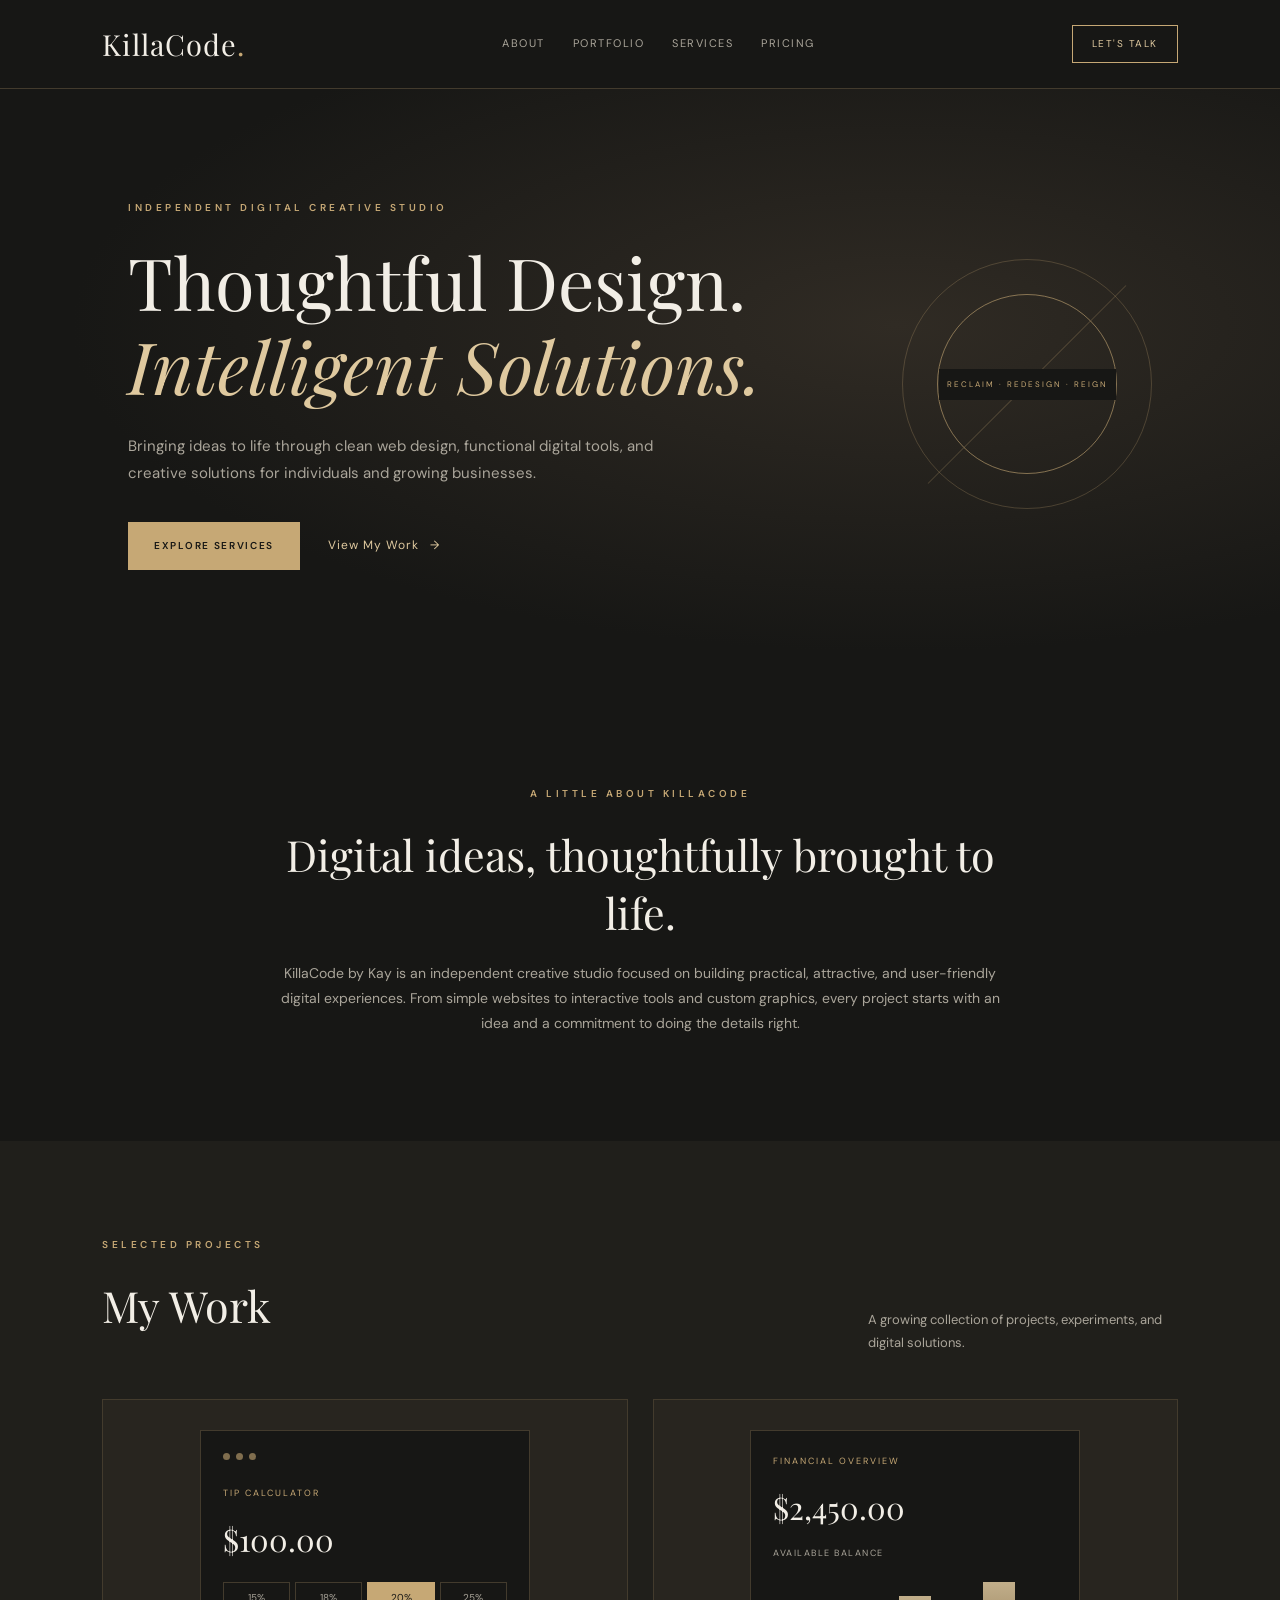
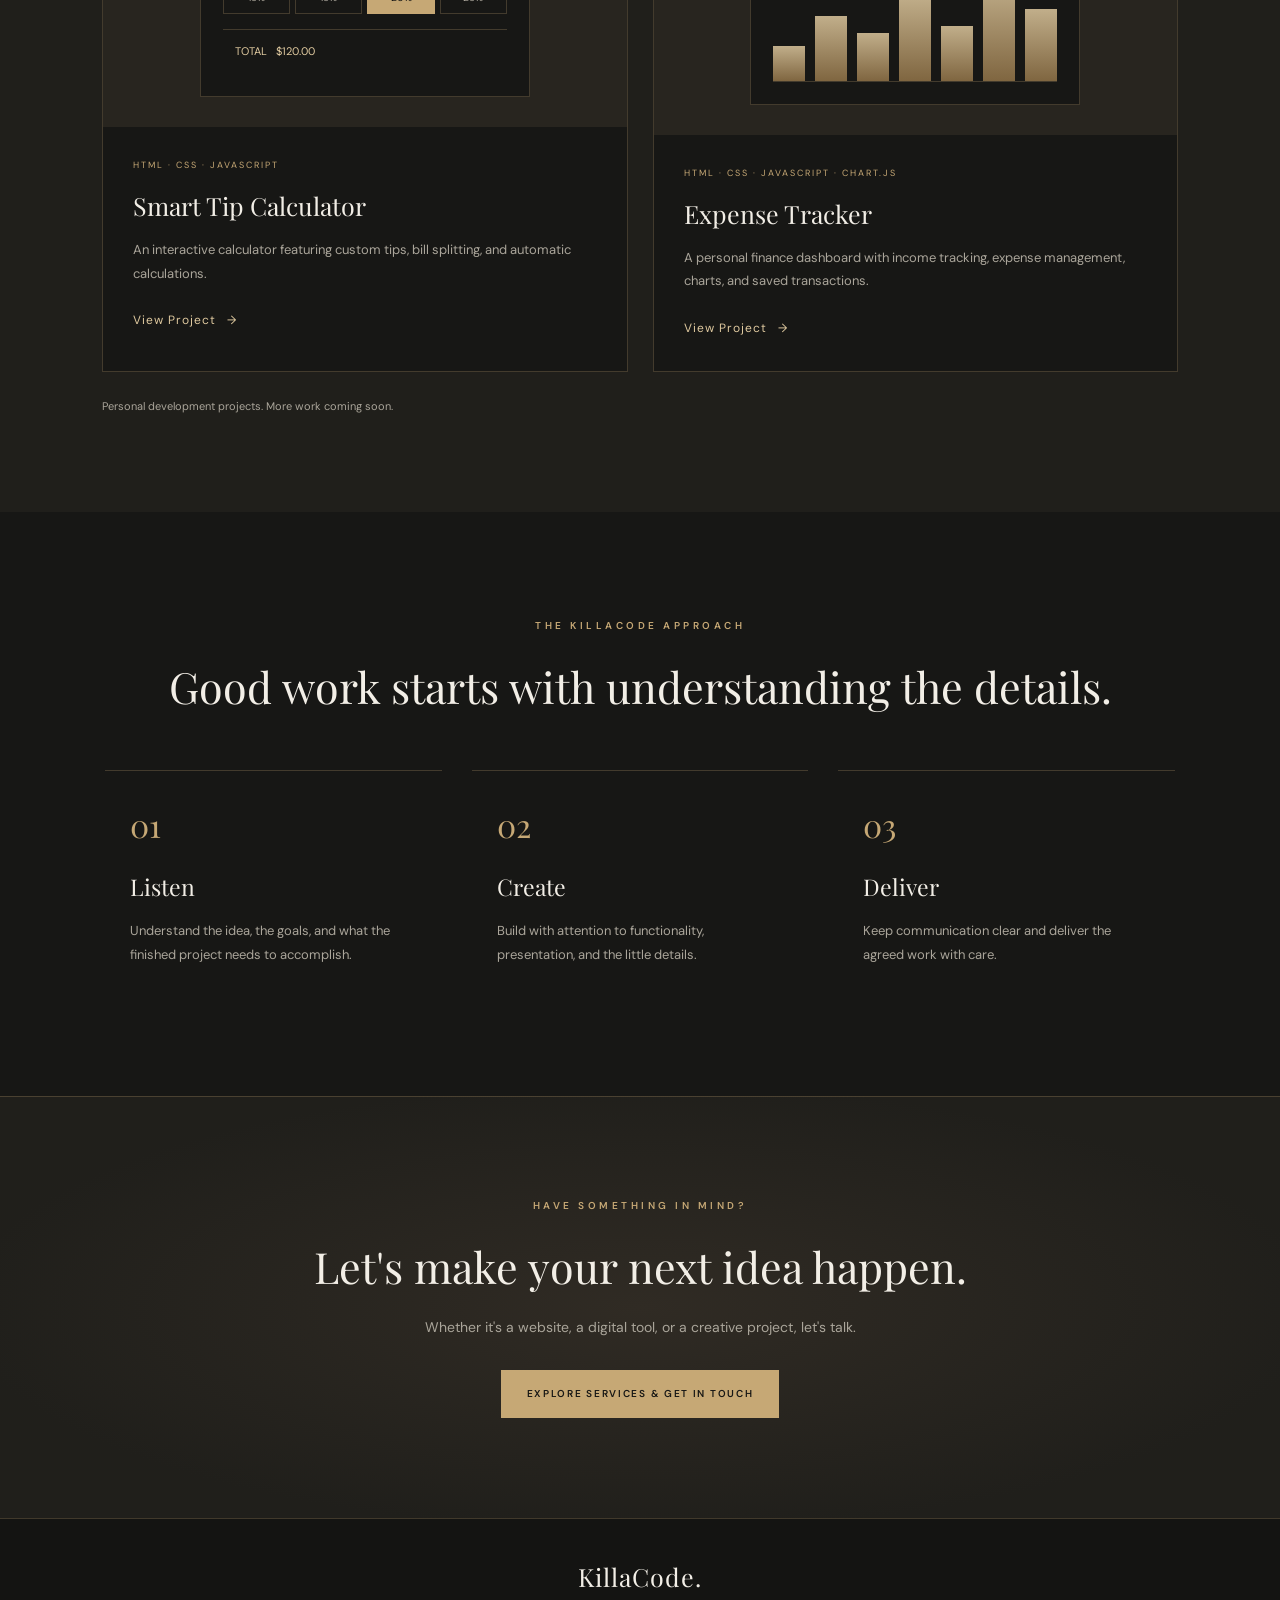
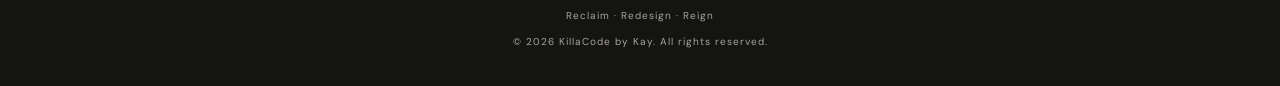
<file: index.html>
<!DOCTYPE html>
<html lang="en">
<head>
    <meta charset="UTF-8">
    <meta name="viewport" content="width=device-width, initial-scale=1.0">
    <meta name="description" content="KillaCode by Kay — thoughtful web development, functional digital tools, and creative design for small businesses.">
    <title>KillaCode by Kay | Creative Digital Studio</title>
    <link rel="stylesheet" href="home.css">
</head>

<body>

<header class="header">
    <a href="index.html" class="logo">KillaCode<span>.</span></a>

    <nav>
        <a href="#about">About</a>
        <a href="#work">Portfolio</a>
        <a href="services.html">Services</a>
        <a href="services.html#pricing">Pricing</a>
    </nav>

    <a href="services.html#contact" class="nav-button">Let's Talk</a>
</header>

<main>

    <section class="hero">
        <div class="hero-content">
            <p class="eyebrow">INDEPENDENT DIGITAL CREATIVE STUDIO</p>

            <h1>
                Thoughtful Design.<br>
                <span>Intelligent Solutions.</span>
            </h1>

            <p class="hero-description">
                Bringing ideas to life through clean web design,
                functional digital tools, and creative solutions
                for individuals and growing businesses.
            </p>

            <div class="hero-actions">
                <a href="services.html" class="button button-gold">
                    Explore Services
                </a>

                <a href="#work" class="text-link">
                    View My Work <span>→</span>
                </a>
            </div>
        </div>

        <div class="hero-decoration">
            <div class="decoration-circle"></div>
            <div class="decoration-line"></div>
            <p>RECLAIM · REDESIGN · REIGN</p>
        </div>
    </section>

    <section class="intro" id="about">
        <p class="eyebrow">A LITTLE ABOUT KILLACODE</p>

        <h2>Digital ideas, thoughtfully brought to life.</h2>

        <p>
            KillaCode by Kay is an independent creative studio
            focused on building practical, attractive, and
            user-friendly digital experiences.

            From simple websites to interactive tools and
            custom graphics, every project starts with an idea
            and a commitment to doing the details right.
        </p>
    </section>

    <section class="portfolio" id="work">
        <div class="section-heading">
            <div>
                <p class="eyebrow">SELECTED PROJECTS</p>
                <h2>My Work</h2>
            </div>

            <p class="heading-note">
                A growing collection of projects,
                experiments, and digital solutions.
            </p>
        </div>

        <div class="project-grid">

            <article class="project-card">
                <div class="project-preview calculator-preview">
                    <div class="preview-window">
                        <div class="preview-top">
                            <span></span><span></span><span></span>
                        </div>
                        <p class="preview-label">TIP CALCULATOR</p>
                        <div class="preview-number">$100.00</div>
                        <div class="preview-options">
                            <span>15%</span>
                            <span>18%</span>
                            <span class="selected">20%</span>
                            <span>25%</span>
                        </div>
                        <div class="preview-total">TOTAL &nbsp; $120.00</div>
                    </div>
                </div>

                <div class="project-info">
                    <p class="project-category">HTML · CSS · JAVASCRIPT</p>
                    <h3>Smart Tip Calculator</h3>
                    <p>
                        An interactive calculator featuring
                        custom tips, bill splitting, and
                        automatic calculations.
                    </p>
                    <a href="tip-calculator.html" class="project-link">
                        View Project <span>→</span>
                    </a>
                </div>
            </article>

            <article class="project-card">
                <div class="project-preview expense-preview">
                    <div class="expense-window">
                        <p class="preview-label">FINANCIAL OVERVIEW</p>
                        <p class="expense-balance">$2,450.00</p>
                        <p class="expense-caption">AVAILABLE BALANCE</p>

                        <div class="chart-bars">
                            <span style="height: 35%"></span>
                            <span style="height: 65%"></span>
                            <span style="height: 48%"></span>
                            <span style="height: 85%"></span>
                            <span style="height: 55%"></span>
                            <span style="height: 100%"></span>
                            <span style="height: 72%"></span>
                        </div>
                    </div>
                </div>

                <div class="project-info">
                    <p class="project-category">HTML · CSS · JAVASCRIPT · CHART.JS</p>
                    <h3>Expense Tracker</h3>
                    <p>
                        A personal finance dashboard with
                        income tracking, expense management,
                        charts, and saved transactions.
                    </p>
                    <a href="expenses.html" class="project-link">
                        View Project <span>→</span>
                    </a>
                </div>
            </article>

        </div>

        <p class="portfolio-note">
            Personal development projects. More work coming soon.
        </p>
    </section>

    <section class="approach">
        <p class="eyebrow">THE KILLACODE APPROACH</p>
        <h2>Good work starts with understanding the details.</h2>

        <div class="approach-grid">
            <div>
                <span class="approach-number">01</span>
                <h3>Listen</h3>
                <p>
                    Understand the idea, the goals,
                    and what the finished project needs to accomplish.
                </p>
            </div>

            <div>
                <span class="approach-number">02</span>
                <h3>Create</h3>
                <p>
                    Build with attention to functionality,
                    presentation, and the little details.
                </p>
            </div>

            <div>
                <span class="approach-number">03</span>
                <h3>Deliver</h3>
                <p>
                    Keep communication clear and deliver
                    the agreed work with care.
                </p>
            </div>
        </div>
    </section>

    <section class="closing">
        <p class="eyebrow">HAVE SOMETHING IN MIND?</p>
        <h2>Let's make your next idea happen.</h2>
        <p>
            Whether it's a website, a digital tool,
            or a creative project, let's talk.
        </p>
        <a href="services.html#contact" class="button button-gold">
            Explore Services & Get in Touch
        </a>
    </section>

</main>

<footer>
    <a href="index.html" class="footer-logo">KillaCode.</a>
    <p>Reclaim · Redesign · Reign</p>
    <p>© 2026 KillaCode by Kay. All rights reserved.</p>
</footer>

</body>
</html>
</file>
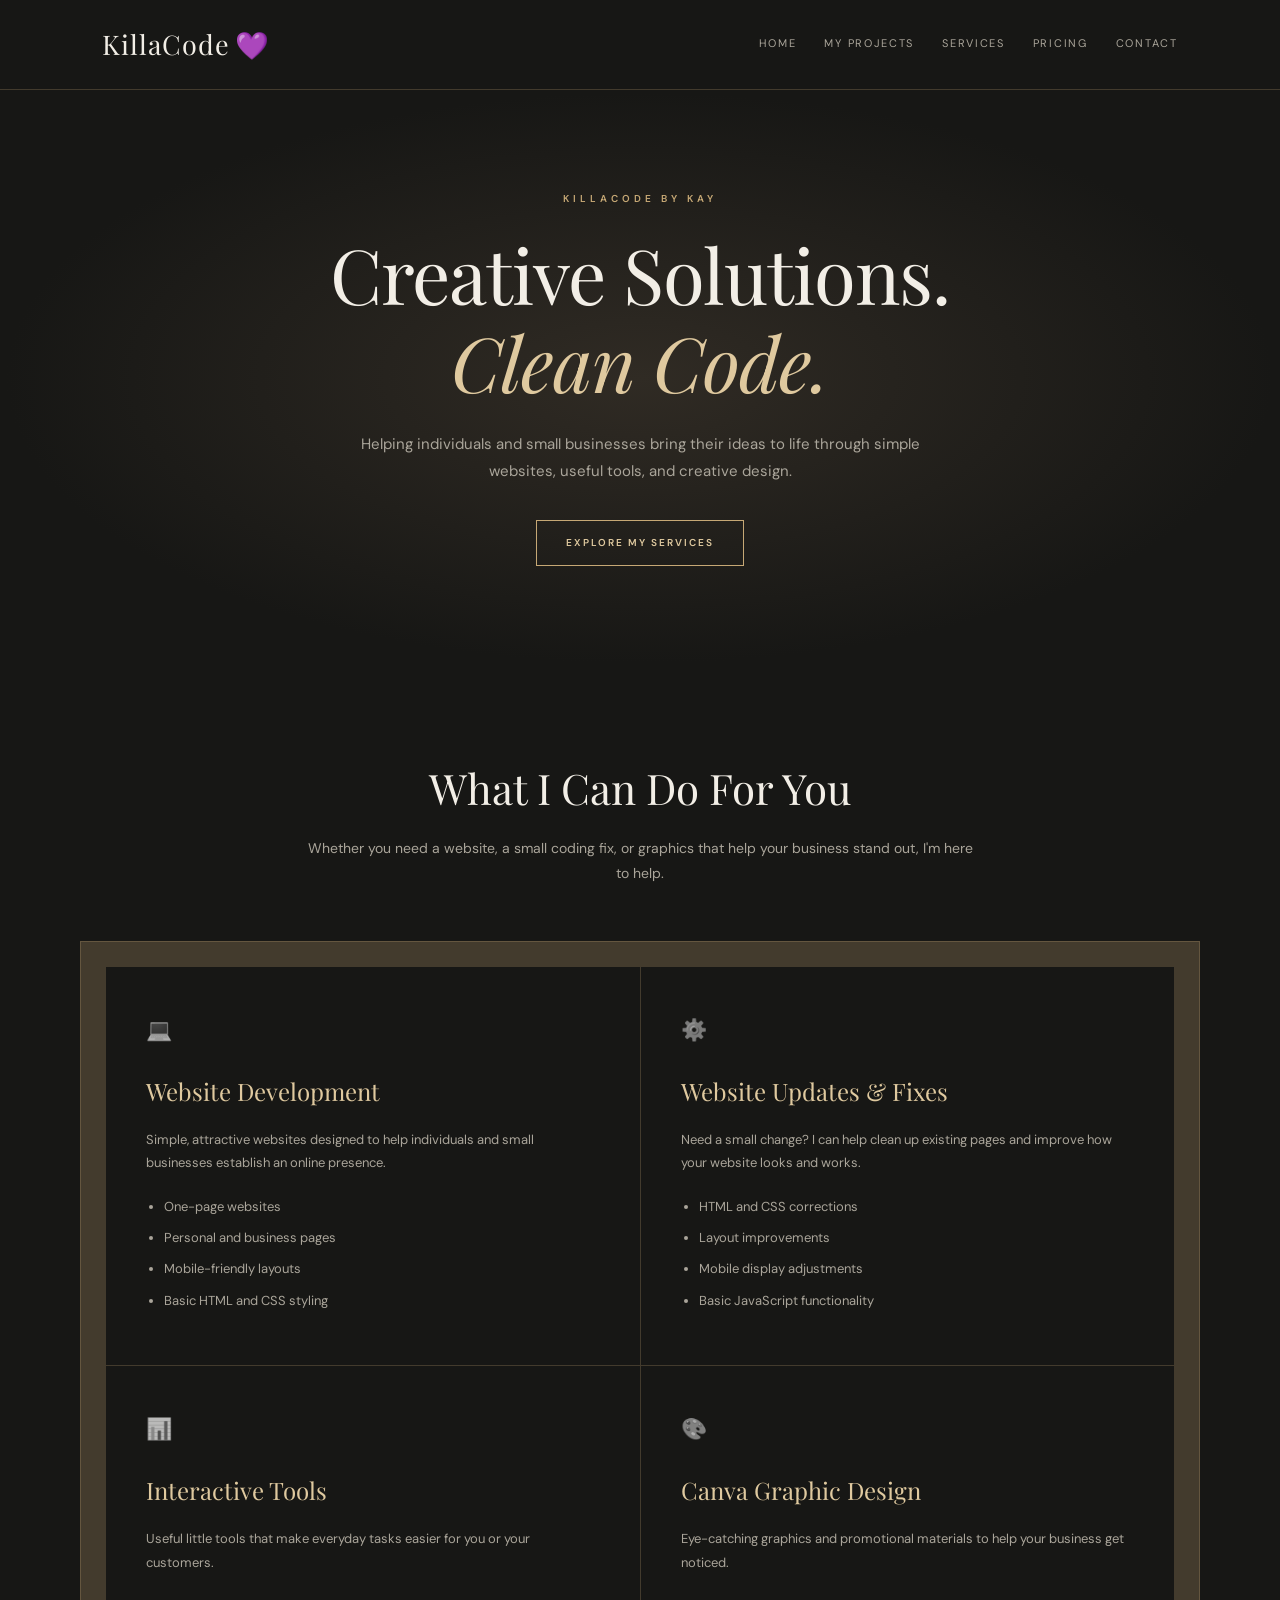
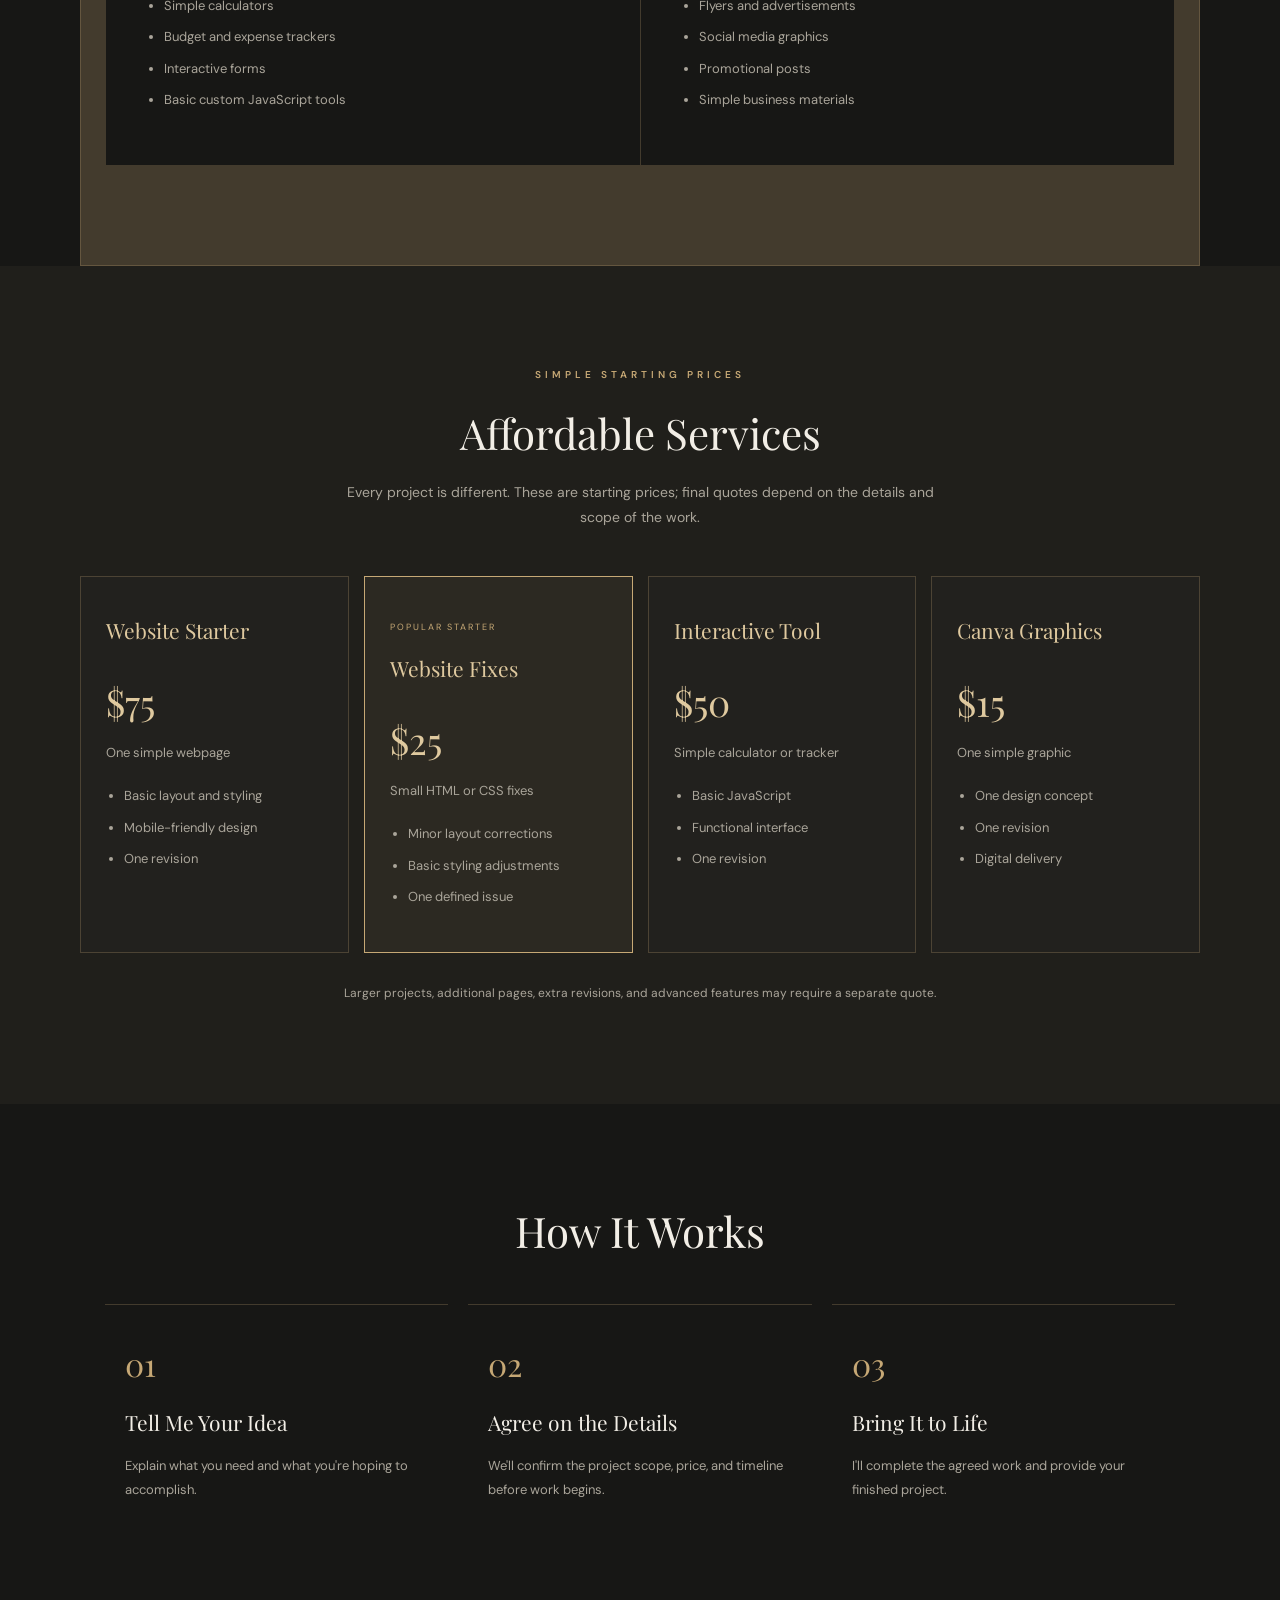
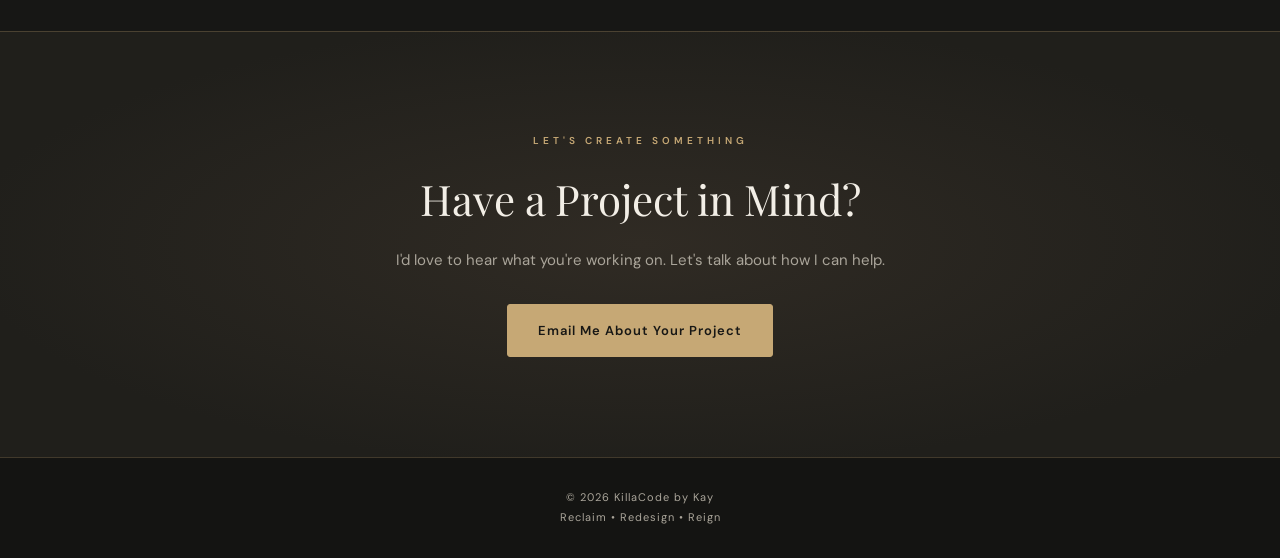
<file: services.html>
<!DOCTYPE html>
<html lang="en">
<head>
    <meta charset="UTF-8">
    <meta name="viewport" content="width=device-width, initial-scale=1.0">
    <title>Services & Pricing | KillaCode by Kay</title>
    <link rel="stylesheet" href="services.css">
</head>

<body>

    <header class="header">
        <a href="index.html" class="logo">KillaCode<span>💜</span></a>

        <nav>
            <a href="index.html">Home</a>
            <a href="expenses.html">My Projects</a>
            <a href="#services">Services</a>
            <a href="#pricing">Pricing</a>
            <a href="#contact">Contact</a>
        </nav>
    </header>

    <main>

        <section class="hero">
            <p class="eyebrow">KILLACODE BY KAY</p>
            <h1>Creative Solutions.<br><span>Clean Code.</span></h1>
            <p class="hero-text">
                Helping individuals and small businesses bring their ideas
                to life through simple websites, useful tools, and creative design.
            </p>
            <a href="#services" class="button">Explore My Services</a>
        </section>

        <section class="intro">
            <h2>What I Can Do For You</h2>
            <p>
                Whether you need a website, a small coding fix, or graphics
                that help your business stand out, I'm here to help.
            </p>
        </section>

        <section class="services" id="services">

            <article class="service-card">
                <div class="service-icon">💻</div>
                <h3>Website Development</h3>
                <p>
                    Simple, attractive websites designed to help individuals
                    and small businesses establish an online presence.
                </p>
                <ul>
                    <li>One-page websites</li>
                    <li>Personal and business pages</li>
                    <li>Mobile-friendly layouts</li>
                    <li>Basic HTML and CSS styling</li>
                </ul>
            </article>

            <article class="service-card">
                <div class="service-icon">⚙️</div>
                <h3>Website Updates & Fixes</h3>
                <p>
                    Need a small change? I can help clean up existing pages
                    and improve how your website looks and works.
                </p>
                <ul>
                    <li>HTML and CSS corrections</li>
                    <li>Layout improvements</li>
                    <li>Mobile display adjustments</li>
                    <li>Basic JavaScript functionality</li>
                </ul>
            </article>

            <article class="service-card">
                <div class="service-icon">📊</div>
                <h3>Interactive Tools</h3>
                <p>
                    Useful little tools that make everyday tasks easier
                    for you or your customers.
                </p>
                <ul>
                    <li>Simple calculators</li>
                    <li>Budget and expense trackers</li>
                    <li>Interactive forms</li>
                    <li>Basic custom JavaScript tools</li>
                </ul>
            </article>

            <article class="service-card">
                <div class="service-icon">🎨</div>
                <h3>Canva Graphic Design</h3>
                <p>
                    Eye-catching graphics and promotional materials
                    to help your business get noticed.
                </p>
                <ul>
                    <li>Flyers and advertisements</li>
                    <li>Social media graphics</li>
                    <li>Promotional posts</li>
                    <li>Simple business materials</li>
                </ul>
            </article>

        </section>

        <section class="pricing" id="pricing">
            <p class="eyebrow">SIMPLE STARTING PRICES</p>
            <h2>Affordable Services</h2>
            <p class="section-description">
                Every project is different. These are starting prices;
                final quotes depend on the details and scope of the work.
            </p>

            <div class="price-grid">

                <article class="price-card">
                    <h3>Website Starter</h3>
                    <p class="price">$75</p>
                    <p>One simple webpage</p>
                    <ul>
                        <li>Basic layout and styling</li>
                        <li>Mobile-friendly design</li>
                        <li>One revision</li>
                    </ul>
                </article>

                <article class="price-card featured">
                    <span class="popular">POPULAR STARTER</span>
                    <h3>Website Fixes</h3>
                    <p class="price">$25</p>
                    <p>Small HTML or CSS fixes</p>
                    <ul>
                        <li>Minor layout corrections</li>
                        <li>Basic styling adjustments</li>
                        <li>One defined issue</li>
                    </ul>
                </article>

                <article class="price-card">
                    <h3>Interactive Tool</h3>
                    <p class="price">$50</p>
                    <p>Simple calculator or tracker</p>
                    <ul>
                        <li>Basic JavaScript</li>
                        <li>Functional interface</li>
                        <li>One revision</li>
                    </ul>
                </article>

                <article class="price-card">
                    <h3>Canva Graphics</h3>
                    <p class="price">$15</p>
                    <p>One simple graphic</p>
                    <ul>
                        <li>One design concept</li>
                        <li>One revision</li>
                        <li>Digital delivery</li>
                    </ul>
                </article>

            </div>

            <p class="pricing-note">
                Larger projects, additional pages, extra revisions,
                and advanced features may require a separate quote.
            </p>
        </section>

        <section class="process">
            <h2>How It Works</h2>

            <div class="steps">
                <div>
                    <span>01</span>
                    <h3>Tell Me Your Idea</h3>
                    <p>Explain what you need and what you're hoping to accomplish.</p>
                </div>

                <div>
                    <span>02</span>
                    <h3>Agree on the Details</h3>
                    <p>We'll confirm the project scope, price, and timeline before work begins.</p>
                </div>

                <div>
                    <span>03</span>
                    <h3>Bring It to Life</h3>
                    <p>I'll complete the agreed work and provide your finished project.</p>
                </div>
            </div>
        </section>

        <section class="contact" id="contact">
            <p class="eyebrow">LET'S CREATE SOMETHING</p>
            <h2>Have a Project in Mind?</h2>
            <p>
                I'd love to hear what you're working on.
                Let's talk about how I can help.
            </p>
            
<a href="mailto:killa06kay@gmail.com?subject=KillaCode%20Project%20Inquiry" class="contact-button">
  Email Me About Your Project
</a>

        </section>

    </main>

    <footer>
        <p>© 2026 KillaCode by Kay</p>
        <p>Reclaim • Redesign • Reign</p>
    </footer>

</body>
</html>
</file>
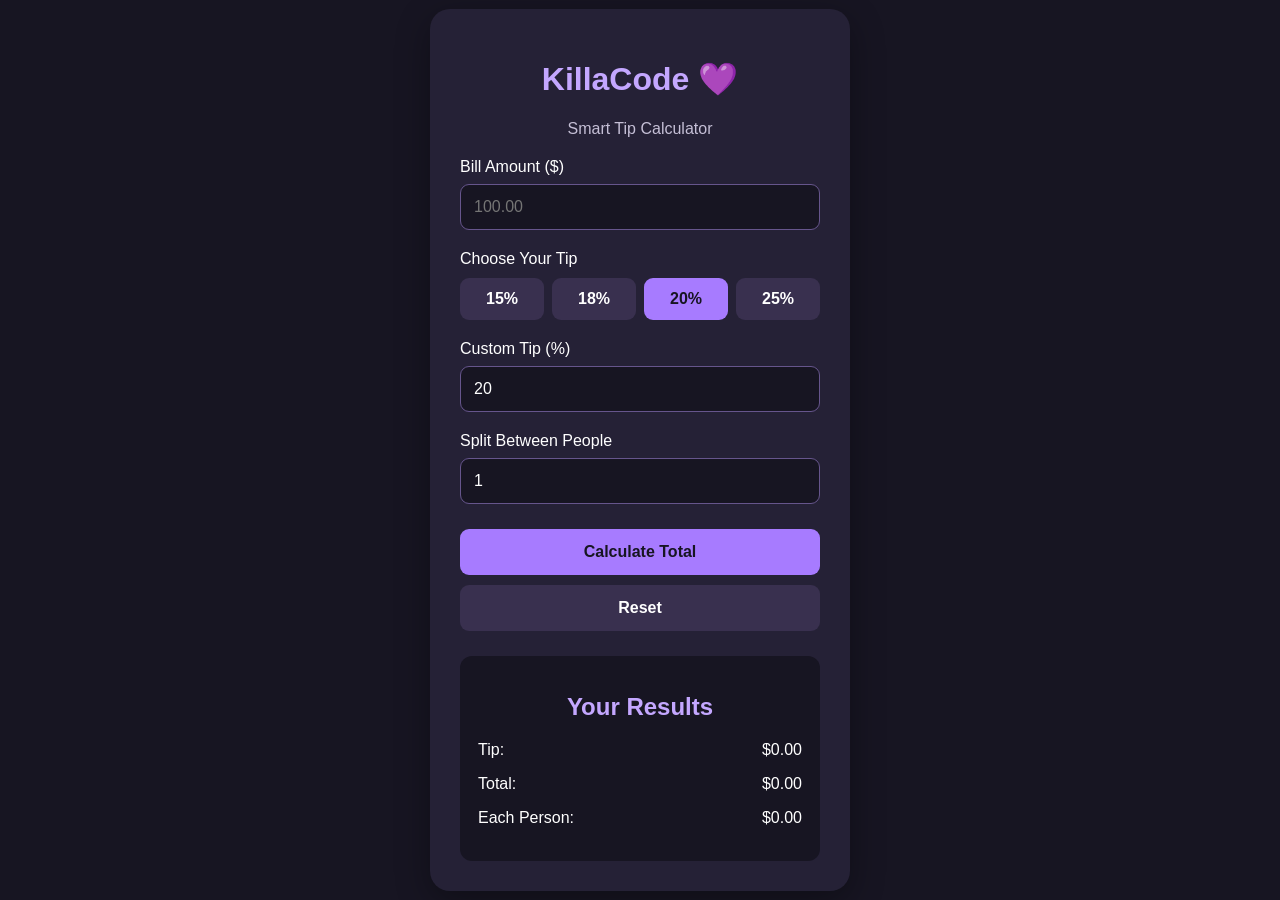
<file: tip-calculator.html>
<!DOCTYPE html>
<html lang="en">
<head>
  <meta charset="UTF-8">
  <meta name="viewport" content="width=device-width, initial-scale=1.0">
  <title>KillaCode | Tip Calculator</title>
  <link rel="stylesheet" href="style.css">
</head>

<body>
  <main class="calculator">
    <h1>KillaCode 💜</h1>
    <p>Smart Tip Calculator</p>

    <label for="bill">Bill Amount ($)</label>
    <input type="number" id="bill" placeholder="100.00" min="0" step="0.01">

    <label>Choose Your Tip</label>
    <div class="tip-options">
      <button class="preset" data-tip="15">15%</button>
      <button class="preset" data-tip="18">18%</button>
      <button class="preset active" data-tip="20">20%</button>
      <button class="preset" data-tip="25">25%</button>
    </div>

    <label for="tip">Custom Tip (%)</label>
    <input type="number" id="tip" value="20" min="0" max="100">

    <label for="people">Split Between People</label>
    <input type="number" id="people" value="1" min="1" step="1">

    <button id="calculate">Calculate Total</button>
    <button id="reset" class="reset">Reset</button>

    <section id="results" aria-live="polite">
      <h2>Your Results</h2>
      <p>Tip: <span id="tipAmount">$0.00</span></p>
      <p>Total: <span id="total">$0.00</span></p>
      <p>Each Person: <span id="each">$0.00</span></p>
    </section>
  </main>

  <script>
    const billInput = document.getElementById("bill");
    const tipInput = document.getElementById("tip");
    const peopleInput = document.getElementById("people");

    document.querySelectorAll(".preset").forEach(button => {
      button.addEventListener("click", () => {
        tipInput.value = button.dataset.tip;

        document.querySelectorAll(".preset")
          .forEach(item => item.classList.remove("active"));

        button.classList.add("active");
      });
    });

    document.getElementById("calculate")
      .addEventListener("click", () => {

        const bill = Number(billInput.value);
        const tip = Number(tipInput.value);
        const people = Number(peopleInput.value);

        if (
          billInput.value.trim() === "" ||
          tipInput.value.trim() === "" ||
          peopleInput.value.trim() === "" ||
          !Number.isFinite(bill) ||
          !Number.isFinite(tip) ||
          !Number.isFinite(people) ||
          bill <= 0 ||
          tip < 0 || tip > 100 ||
          people < 1 || !Number.isInteger(people)
        ) {
          alert("Please enter valid amounts.");
          return;
        }

        const tipAmount = bill * tip / 100;
        const total = bill + tipAmount;
        const each = total / people;

        document.getElementById("tipAmount").textContent =
          "$" + tipAmount.toFixed(2);

        document.getElementById("total").textContent =
          "$" + total.toFixed(2);

        document.getElementById("each").textContent =
          "$" + each.toFixed(2);
      });

    document.getElementById("reset")
      .addEventListener("click", () => {
        billInput.value = "";
        tipInput.value = "20";
        peopleInput.value = "1";

        document.querySelectorAll(".preset")
          .forEach(item => item.classList.remove("active"));

        document.querySelector('[data-tip="20"]')
          .classList.add("active");

        document.getElementById("tipAmount").textContent = "$0.00";
        document.getElementById("total").textContent = "$0.00";
        document.getElementById("each").textContent = "$0.00";
      });
  </script>
</body>
</html>
</file>
<file: home.css>
@import url('https://fonts.googleapis.com/css2?family=DM+Sans:wght@400;500;600;700&family=Playfair+Display:wght@400;500;600&display=swap');

:root {
    --background: #171715;
    --surface: #22211e;
    --gold: #c6a875;
    --gold-light: #dfc99f;
    --ivory: #f2eee6;
    --muted: #aaa59a;
    --border: rgba(198, 168, 117, 0.25);
}

* {
    margin: 0;
    padding: 0;
    box-sizing: border-box;
}

html {
    scroll-behavior: smooth;
}

body {
    background: var(--background);
    color: var(--ivory);
    font-family: 'DM Sans', sans-serif;
    line-height: 1.8;
}

a {
    text-decoration: none;
}

.header {
    min-height: 85px;
    padding: 18px 8%;
    display: flex;
    justify-content: space-between;
    align-items: center;
    flex-wrap: wrap;
    gap: 20px;
    border-bottom: 1px solid var(--border);
    background: #171715;
}

.logo,
.footer-logo {
    font-family: 'Playfair Display', serif;
    color: var(--ivory);
    font-size: 29px;
    letter-spacing: 1px;
}

.logo span {
    color: var(--gold);
}

nav {
    display: flex;
    flex-wrap: wrap;
    gap: 28px;
}

nav a {
    color: var(--muted);
    font-size: 11px;
    letter-spacing: 1.5px;
    text-transform: uppercase;
    transition: 0.3s;
}

nav a:hover {
    color: var(--gold);
}

.nav-button {
    color: var(--gold-light);
    border: 1px solid var(--gold);
    padding: 9px 19px;
    font-size: 10px;
    letter-spacing: 1.5px;
    text-transform: uppercase;
    transition: 0.3s;
}

.nav-button:hover {
    background: var(--gold);
    color: var(--background);
}

.hero {
    min-height: 590px;
    padding: 110px 10%;
    display: flex;
    align-items: center;
    justify-content: space-between;
    gap: 35px;
    background: radial-gradient(ellipse at 70% 40%, #302b24, #171715 65%);
    overflow: hidden;
}

.hero-content {
    max-width: 680px;
}

.eyebrow {
    color: var(--gold);
    font-size: 10px;
    font-weight: 600;
    letter-spacing: 3.5px;
    text-transform: uppercase;
    margin-bottom: 22px;
}

.hero h1 {
    font-family: 'Playfair Display', serif;
    font-size: clamp(42px, 6vw, 72px);
    font-weight: 400;
    line-height: 1.17;
    margin-bottom: 25px;
}

.hero h1 span {
    color: var(--gold-light);
    font-style: italic;
}

.hero-description {
    color: var(--muted);
    max-width: 570px;
    font-size: 15px;
    margin-bottom: 35px;
}

.hero-actions {
    display: flex;
    align-items: center;
    flex-wrap: wrap;
    gap: 28px;
}

.button {
    display: inline-block;
    padding: 14px 25px;
    font-size: 10px;
    font-weight: 600;
    letter-spacing: 1.7px;
    text-transform: uppercase;
    transition: 0.3s;
}

.button-gold {
    background: var(--gold);
    color: #171715;
    border: 1px solid var(--gold);
}

.button-gold:hover {
    background: transparent;
    color: var(--gold-light);
}

.text-link,
.project-link {
    color: var(--gold-light);
    font-size: 12px;
    letter-spacing: 1px;
}

.text-link span,
.project-link span {
    margin-left: 7px;
}

.hero-decoration {
    width: 250px;
    height: 250px;
    flex-shrink: 0;
    border: 1px solid var(--border);
    border-radius: 50%;
    display: flex;
    align-items: center;
    justify-content: center;
    position: relative;
}

.decoration-circle {
    width: 180px;
    height: 180px;
    border: 1px solid var(--gold);
    border-radius: 50%;
    opacity: 0.6;
}

.decoration-line {
    position: absolute;
    width: 280px;
    height: 1px;
    background: var(--border);
    transform: rotate(-45deg);
}

.hero-decoration p {
    position: absolute;
    background: var(--background);
    padding: 8px;
    color: var(--gold);
    font-size: 8px;
    letter-spacing: 2px;
}

.intro {
    max-width: 780px;
    margin: auto;
    padding: 105px 25px;
    text-align: center;
}

h2 {
    font-family: 'Playfair Display', serif;
    font-weight: 400;
    font-size: clamp(30px, 4vw, 43px);
    line-height: 1.35;
    margin-bottom: 20px;
}

.intro p:not(.eyebrow) {
    color: var(--muted);
    font-size: 14px;
}

.portfolio {
    padding: 95px 8%;
    background: #201f1b;
}

.section-heading {
    max-width: 1120px;
    margin: 0 auto 45px;
    display: flex;
    align-items: end;
    justify-content: space-between;
    gap: 25px;
}

.heading-note {
    max-width: 310px;
    color: var(--muted);
    font-size: 13px;
}

.project-grid {
    max-width: 1120px;
    margin: auto;
    display: grid;
    grid-template-columns: repeat(2, 1fr);
    gap: 25px;
}

.project-card {
    background: var(--background);
    border: 1px solid var(--border);
    transition: 0.3s;
}

.project-card:hover {
    border-color: var(--gold);
    transform: translateY(-5px);
}

.project-preview {
    min-height: 250px;
    display: flex;
    align-items: center;
    justify-content: center;
    padding: 30px;
    background: #28251f;
}

.preview-window,
.expense-window {
    width: 100%;
    max-width: 330px;
    padding: 22px;
    background: #171715;
    border: 1px solid var(--border);
}

.preview-top {
    display: flex;
    gap: 6px;
    margin-bottom: 25px;
}

.preview-top span {
    width: 7px;
    height: 7px;
    border-radius: 50%;
    background: var(--gold);
    opacity: 0.6;
}

.preview-label {
    color: var(--gold);
    font-size: 9px;
    letter-spacing: 2px;
}

.preview-number,
.expense-balance {
    font-family: 'Playfair Display', serif;
    font-size: 31px;
    color: var(--ivory);
    margin: 10px 0;
}

.preview-options {
    display: grid;
    grid-template-columns: repeat(4, 1fr);
    gap: 5px;
    margin: 15px 0;
}

.preview-options span {
    padding: 6px 2px;
    text-align: center;
    color: var(--muted);
    border: 1px solid var(--border);
    font-size: 10px;
}

.preview-options .selected {
    background: var(--gold);
    color: #171715;
}

.preview-total {
    padding: 12px;
    border-top: 1px solid var(--border);
    color: var(--gold-light);
    font-size: 11px;
}

.expense-caption {
    color: var(--muted);
    font-size: 9px;
    letter-spacing: 1.5px;
}

.chart-bars {
    height: 100px;
    display: flex;
    align-items: end;
    gap: 10px;
    border-bottom: 1px solid var(--border);
    margin-top: 20px;
}

.chart-bars span {
    flex: 1;
    background: linear-gradient(to top, #927448, #dfc99f);
    opacity: 0.85;
}

.project-info {
    padding: 30px;
}

.project-category {
    color: var(--gold);
    font-size: 9px;
    letter-spacing: 2px;
    margin-bottom: 10px;
}

.project-info h3 {
    font-family: 'Playfair Display', serif;
    font-size: 25px;
    font-weight: 400;
    margin-bottom: 10px;
}

.project-info p:not(.project-category) {
    color: var(--muted);
    font-size: 13px;
    margin-bottom: 20px;
}

.project-link:hover {
    color: var(--ivory);
}

.portfolio-note {
    max-width: 1120px;
    margin: 25px auto 0;
    color: var(--muted);
    font-size: 11px;
}

.approach {
    max-width: 1120px;
    margin: auto;
    padding: 105px 25px;
    text-align: center;
}

.approach-grid {
    display: grid;
    grid-template-columns: repeat(3, 1fr);
    gap: 30px;
    margin-top: 55px;
    text-align: left;
}

.approach-grid div {
    padding: 25px;
    border-top: 1px solid var(--border);
}

.approach-number {
    color: var(--gold);
    font-family: 'Playfair Display', serif;
    font-size: 32px;
}

.approach-grid h3 {
    font-family: 'Playfair Display', serif;
    font-size: 23px;
    font-weight: 400;
    margin: 12px 0;
}

.approach-grid p {
    color: var(--muted);
    font-size: 13px;
}

.closing {
    padding: 100px 25px;
    text-align: center;
    background: radial-gradient(ellipse at center, #302b24, #201f1b 75%);
    border-top: 1px solid var(--border);
}

.closing p:not(.eyebrow) {
    color: var(--muted);
    margin: 15px auto 30px;
    font-size: 14px;
}

footer {
    padding: 35px 20px;
    background: #141412;
    border-top: 1px solid var(--border);
    text-align: center;
}

.footer-logo {
    font-size: 25px;
}

footer p {
    color: var(--muted);
    font-size: 10px;
    letter-spacing: 1px;
    margin-top: 8px;
}

@media (max-width: 850px) {
    .hero-decoration {
        width: 180px;
        height: 180px;
    }

    .decoration-circle {
        width: 130px;
        height: 130px;
    }

    .project-grid {
        gap: 15px;
    }
}

@media (max-width: 650px) {
    .header {
        justify-content: center;
        padding: 20px;
    }

    nav {
        justify-content: center;
        gap: 15px;
    }

    nav a {
        font-size: 9px;
    }

    .nav-button {
        display: none;
    }

    .hero {
        min-height: auto;
        padding: 85px 25px;
    }

    .hero-decoration {
        display: none;
    }

    .section-heading {
        display: block;
    }

    .heading-note {
        margin-top: 15px;
    }

    .project-grid,
    .approach-grid {
        grid-template-columns: 1fr;
    }

    .portfolio {
        padding: 75px 20px;
    }
}
</file>
<file: services.css>
@import url('https://fonts.googleapis.com/css2?family=DM+Sans:wght@400;500;600;700&family=Playfair+Display:wght@400;500;600&display=swap');

:root {
    --background: #171715;
    --surface: #22211e;
    --surface-light: #292722;
    --gold: #c6a875;
    --gold-light: #dfc99f;
    --ivory: #f2eee6;
    --muted: #aaa59a;
    --border: rgba(198, 168, 117, 0.25);
}

* {
    box-sizing: border-box;
    margin: 0;
    padding: 0;
}

html {
    scroll-behavior: smooth;
}

body {
    font-family: 'DM Sans', Arial, sans-serif;
    background: var(--background);
    color: var(--ivory);
    line-height: 1.8;
    font-size: 15px;
}

::selection {
    background: var(--gold);
    color: #171715;
}

/* NAVIGATION */

.header {
    min-height: 85px;
    display: flex;
    justify-content: space-between;
    align-items: center;
    flex-wrap: wrap;
    gap: 20px;
    padding: 20px 8%;
    background: rgba(23, 23, 21, 0.97);
    border-bottom: 1px solid var(--border);
}

.logo {
    font-family: 'Playfair Display', Georgia, serif;
    font-size: 27px;
    color: var(--ivory);
    text-decoration: none;
    letter-spacing: 1px;
}

.logo span {
    color: var(--gold);
    margin-left: 5px;
}

nav {
    display: flex;
    flex-wrap: wrap;
    gap: 28px;
}

nav a {
    color: var(--muted);
    text-decoration: none;
    font-size: 11px;
    text-transform: uppercase;
    letter-spacing: 1.7px;
    transition: color 0.3s;
}

nav a:hover {
    color: var(--gold);
}

/* HERO */

.hero {
    min-height: 480px;
    display: flex;
    flex-direction: column;
    justify-content: center;
    align-items: center;
    text-align: center;
    padding: 100px 20px;
    background:
        radial-gradient(ellipse at center, #302b24 0%, #171715 70%);
}

.eyebrow {
    color: var(--gold);
    font-size: 10px;
    font-weight: 600;
    letter-spacing: 4px;
    text-transform: uppercase;
    margin-bottom: 22px;
}

.hero h1 {
    font-family: 'Playfair Display', Georgia, serif;
    font-weight: 400;
    font-size: clamp(45px, 7vw, 76px);
    line-height: 1.16;
    letter-spacing: -1px;
    margin-bottom: 25px;
}

.hero h1 span {
    color: var(--gold-light);
    font-style: italic;
}

.hero-text {
    max-width: 590px;
    color: var(--muted);
    font-size: 15px;
    margin-bottom: 35px;
}

.button {
    display: inline-block;
    padding: 13px 29px;
    border: 1px solid var(--gold);
    background: transparent;
    color: var(--gold-light);
    text-decoration: none;
    text-transform: uppercase;
    font-size: 10px;
    font-weight: 600;
    letter-spacing: 2px;
    transition: all 0.3s ease;
}

.button:hover {
    background: var(--gold);
    color: #171715;
}

/* INTRODUCTION */

.intro {
    max-width: 720px;
    margin: auto;
    padding: 95px 20px 55px;
    text-align: center;
}

h2 {
    font-family: 'Playfair Display', Georgia, serif;
    font-size: clamp(30px, 4vw, 42px);
    font-weight: 400;
    color: var(--ivory);
    line-height: 1.3;
    margin-bottom: 20px;
}

.intro p,
.section-description {
    color: var(--muted);
    font-size: 14px;
}

/* SERVICES */

.services {
    max-width: 1120px;
    margin: auto;
    padding: 25px 25px 100px;
    display: grid;
    grid-template-columns: repeat(2, 1fr);
    gap: 1px;
    background: var(--border);
    border: 1px solid var(--border);
}

.service-card {
    background: var(--background);
    padding: 45px 40px;
    transition: background 0.3s;
}

.service-card:hover {
    background: var(--surface);
}

.service-icon {
    font-size: 21px;
    filter: grayscale(1);
    opacity: 0.7;
    margin-bottom: 20px;
}

.service-card h3,
.price-card h3 {
    font-family: 'Playfair Display', Georgia, serif;
    font-size: 24px;
    font-weight: 400;
    color: var(--gold-light);
    margin-bottom: 15px;
}

.service-card p,
.service-card li,
.price-card p,
.price-card li {
    color: var(--muted);
    font-size: 13px;
}

ul {
    padding-left: 18px;
    margin-top: 20px;
}

li {
    margin-bottom: 8px;
}

/* PRICING */

.pricing {
    background: #201f1b;
    padding: 100px 25px;
    text-align: center;
}

.section-description {
    max-width: 610px;
    margin: 0 auto 45px;
}

.price-grid {
    max-width: 1120px;
    margin: auto;
    display: grid;
    grid-template-columns: repeat(4, 1fr);
    gap: 15px;
    text-align: left;
}

.price-card {
    position: relative;
    background: var(--surface);
    border: 1px solid var(--border);
    padding: 35px 25px;
    transition: border-color 0.3s, transform 0.3s;
}

.price-card:hover {
    border-color: var(--gold);
    transform: translateY(-5px);
}

.price-card h3 {
    font-size: 21px;
}

.price {
    color: var(--gold-light) !important;
    font-family: 'Playfair Display', Georgia, serif;
    font-size: 37px !important;
    margin: 20px 0 5px;
}

.featured {
    border-color: var(--gold);
    background: #2c2922;
}

.popular {
    display: inline-block;
    color: var(--gold);
    font-size: 9px;
    letter-spacing: 2px;
    text-transform: uppercase;
    margin-bottom: 15px;
}

.pricing-note {
    color: var(--muted);
    font-size: 12px;
    margin-top: 30px;
}

/* PROCESS */

.process {
    max-width: 1120px;
    margin: auto;
    padding: 100px 25px;
    text-align: center;
}

.steps {
    display: grid;
    grid-template-columns: repeat(3, 1fr);
    gap: 20px;
    margin-top: 45px;
    text-align: left;
}

.steps div {
    border-top: 1px solid var(--border);
    padding: 30px 20px;
}

.steps span {
    color: var(--gold);
    font-family: 'Playfair Display', Georgia, serif;
    font-size: 32px;
}

.steps h3 {
    color: var(--ivory);
    font-family: 'Playfair Display', Georgia, serif;
    font-size: 21px;
    font-weight: 400;
    margin: 12px 0;
}

.steps p {
    color: var(--muted);
    font-size: 13px;
}

/* CONTACT */

.contact {
    background:
        radial-gradient(ellipse at center, #302b24 0%, #201f1b 75%);
    padding: 100px 20px;
    text-align: center;
    border-top: 1px solid var(--border);
}

.contact p:not(.eyebrow) {
    max-width: 500px;
    color: var(--muted);
    margin: 15px auto 30px;
}

/* FOOTER */

footer {
    text-align: center;
    padding: 30px 20px;
    background: #141412;
    border-top: 1px solid var(--border);
    color: var(--muted);
    font-size: 11px;
    letter-spacing: 1px;
}

/* MOBILE */

@media (max-width: 900px) {
    .price-grid {
        grid-template-columns: repeat(2, 1fr);
    }
}

@media (max-width: 600px) {
    .header {
        justify-content: center;
        padding: 22px 15px;
    }

    nav {
        justify-content: center;
        gap: 14px;
    }

    nav a {
        font-size: 9px;
    }

    .services,
    .price-grid,
    .steps {
        grid-template-columns: 1fr;
    }

    .service-card {
        padding: 32px 25px;
    }

    .hero {
        min-height: 400px;
        padding: 75px 20px;
    }

    .pricing,
    .process,
    .contact {
        padding: 70px 20px;
    }
}


/* Email Contact Button */
.contact-button {
  display: inline-block;
  padding: 14px 30px;
  background: #c6a875;
  color: #171715;
  text-decoration: none;
  font-family: 'DM Sans', sans-serif;
  font-size: 13px;
  font-weight: 600;
  letter-spacing: 1px;
  border: 1px solid #c6a875;
  border-radius: 3px;
  transition: all 0.3s ease;
}

.contact-button:hover {
  background: transparent;
  color: #dfc99f;
  border-color: #dfc99f;
  transform: translateY(-2px);
}
</file>
<file: style.css>
* {
  box-sizing: border-box;
}

body {
  margin: 0;
  min-height: 100vh;
  display: flex;
  justify-content: center;
  align-items: center;
  font-family: Arial, sans-serif;
  background: #171522;
  color: #ffffff;
}

.calculator {
  width: 90%;
  max-width: 420px;
  padding: 30px;
  border-radius: 20px;
  background: #252136;
  box-shadow: 0 10px 35px #00000055;
}

h1 {
  color: #c4a7ff;
  text-align: center;
}

p {
  color: #c5bfd6;
  text-align: center;
}

label {
  display: block;
  margin-top: 20px;
  margin-bottom: 8px;
}

input {
  width: 100%;
  padding: 13px;
  border: 1px solid #66558c;
  border-radius: 9px;
  background: #171522;
  color: white;
  font-size: 16px;
}

button {
  width: 100%;
  margin-top: 25px;
  padding: 14px;
  border: none;
  border-radius: 9px;
  background: #a77bff;
  color: #171522;
  font-size: 16px;
  font-weight: bold;
  cursor: pointer;
}

button:hover {
  background: #c4a7ff;
}

#result {
  margin-top: 25px;
  color: #d4baff;
  text-align: center;
  line-height: 1.7;
}

.tip-options {
  display: grid;
  grid-template-columns: repeat(4, 1fr);
  gap: 8px;
  margin-top: 10px;
}

.tip-options button {
  margin: 0;
  padding: 12px 4px;
  background: #39304f;
  color: white;
}

.tip-options button.active {
  background: #a77bff;
  color: #171522;
}

#calculate {
  margin-top: 25px;
}

.reset {
  margin-top: 10px;
  background: #39304f;
  color: white;
}

#results {
  margin-top: 25px;
  padding: 18px;
  border-radius: 12px;
  background: #171522;
}

#results h2 {
  color: #c4a7ff;
  text-align: center;
}

#results p {
  display: flex;
  justify-content: space-between;
  gap: 12px;
  color: white;
}
</file>
